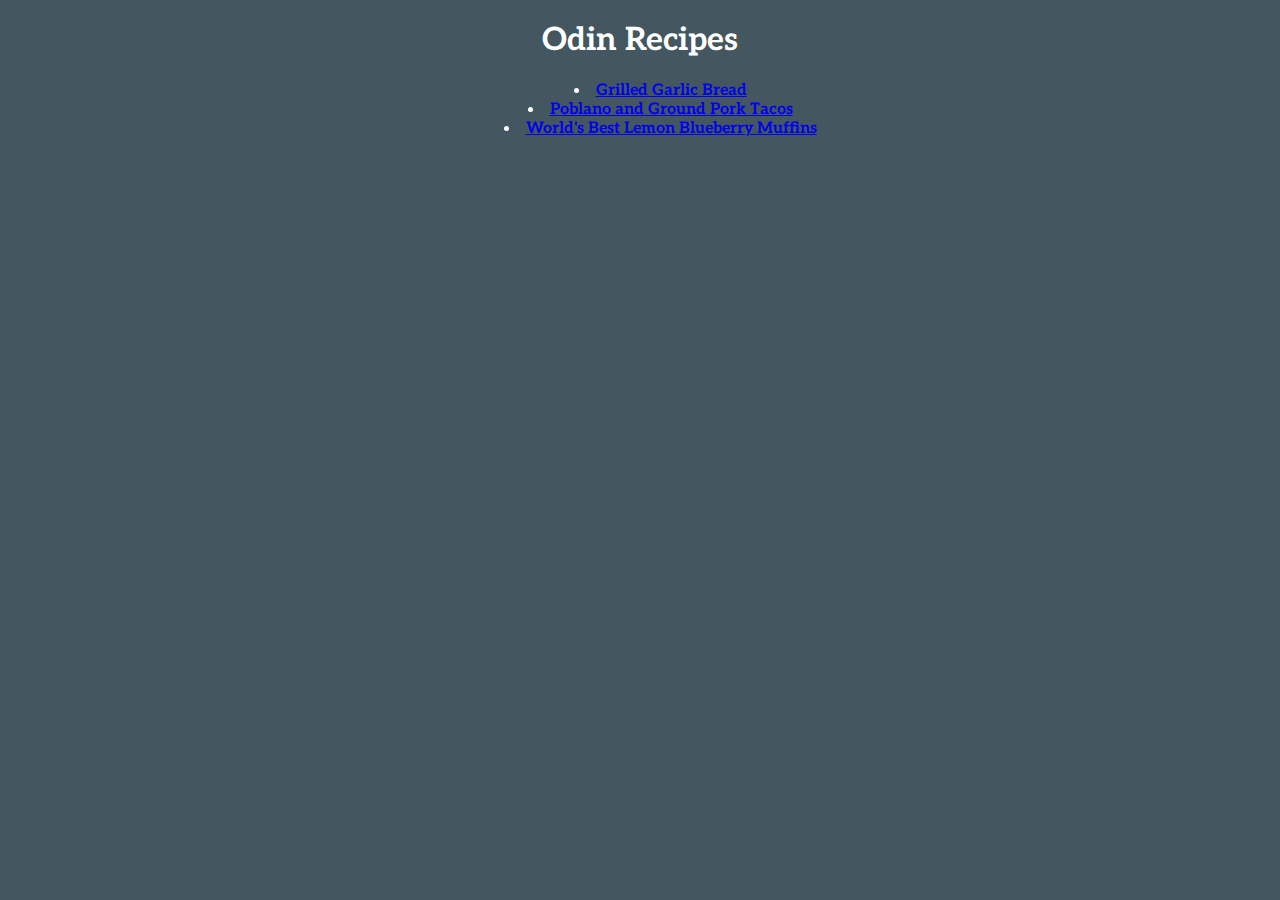
<file: index.html>
<!DOCTYPE html>
<html lang="en">
  <head>
    <link rel="preconnect" href="https://fonts.googleapis.com" />
    <link rel="preconnect" href="https://fonts.gstatic.com" crossorigin />
    <link
      href="https://fonts.googleapis.com/css2?family=Aleo:wght@300&display=swap"
      rel="stylesheet"
    />
    <link
      href="https://fonts.googleapis.com/css2?family=Plus+Jakarta+Sans:wght@200&display=swap"
      rel="stylesheet"
    />
    <meta charset="UTF-8" />
    <meta http-equiv="X-UA-Compatible" content="IE=edge" />
    <meta name="viewport" content="width=device-width, initial-scale=1.0" />
    <title>Odin recipes</title>
    <link rel="stylesheet" href="css\styles.css" />
  </head>
  <body>
    <h1 class="title">Odin Recipes</h1>
    <ul class="recipeList">
      <li><a href="recipes\garlicbread.html">Grilled Garlic Bread</a></li>
      <li>
        <a href="recipes\porktacos.html">Poblano and Ground Pork Tacos</a>
      </li>
      <li>
        <a href="recipes\blueberrymuffins.html"
          >World's Best Lemon Blueberry Muffins</a
        >
      </li>
    </ul>
  </body>
</html>
</file>
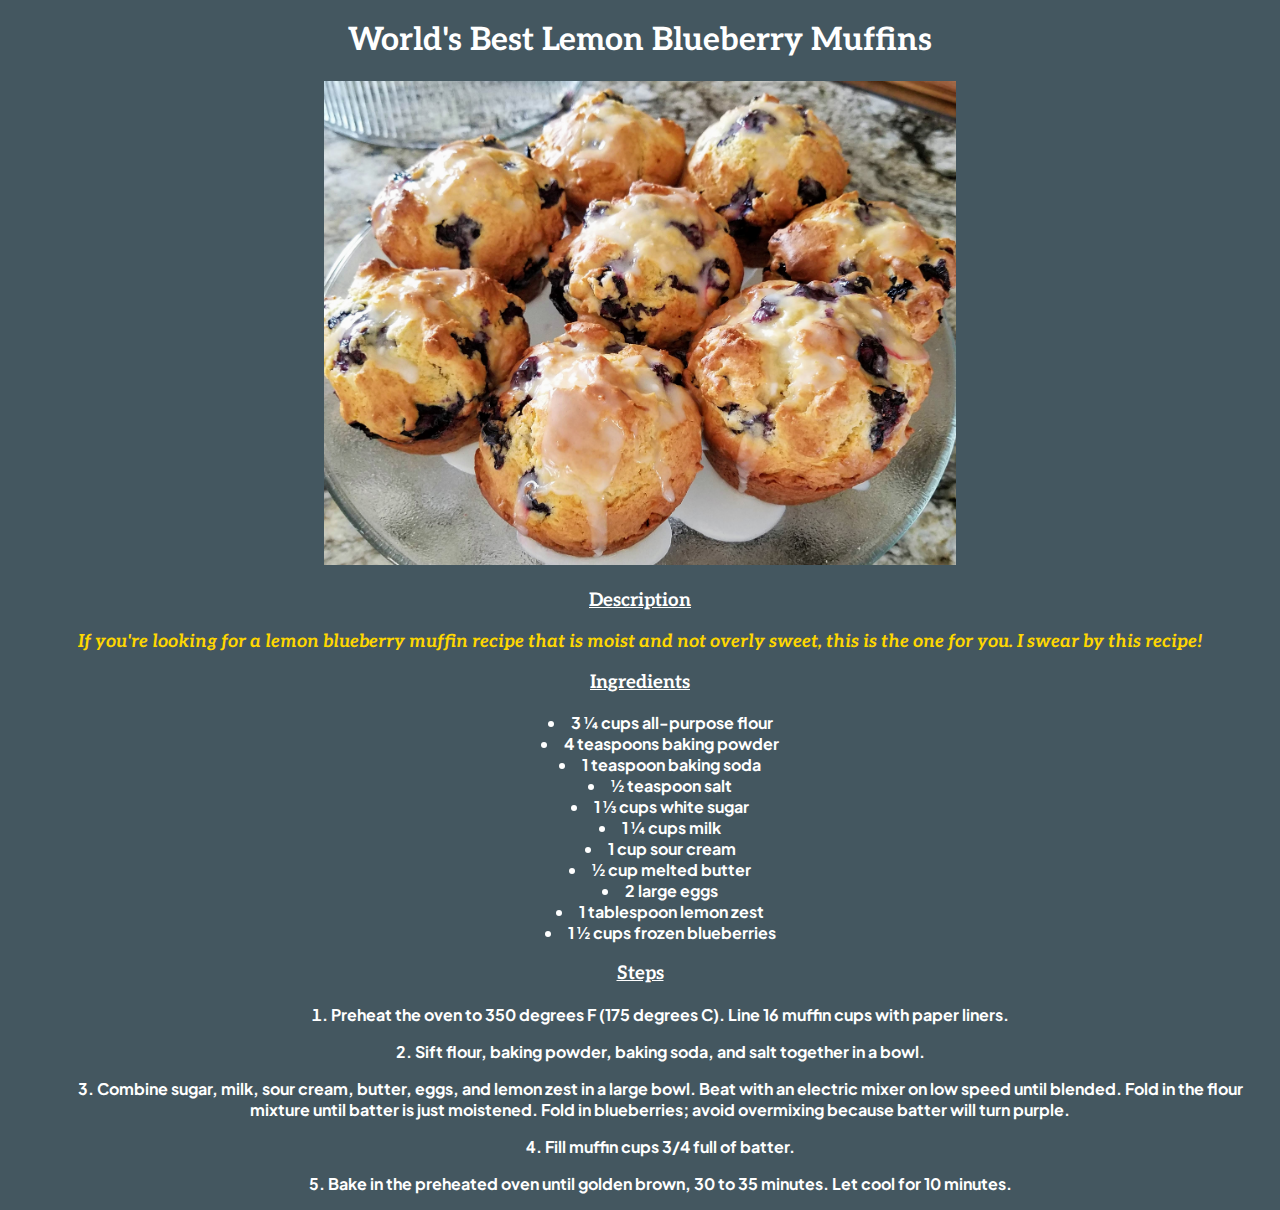
<file: recipes/blueberrymuffins.html>
<!DOCTYPE html>
<html lang="en">
  <head>
    <meta charset="UTF-8" />
    <link rel="preconnect" href="https://fonts.googleapis.com" />
    <link rel="preconnect" href="https://fonts.gstatic.com" crossorigin />
    <link
      href="https://fonts.googleapis.com/css2?family=Aleo:wght@300&display=swap"
      rel="stylesheet"
    />
    <link
      href="https://fonts.googleapis.com/css2?family=Plus+Jakarta+Sans:wght@200&display=swap"
      rel="stylesheet"
    />
    <meta http-equiv="X-UA-Compatible" content="IE=edge" />
    <meta name="viewport" content="width=device-width, initial-scale=1.0" />
    <title>World's Best Lemon Blueberry Muffins</title>
    <link rel="stylesheet" href="..\css\styles.css" />
  </head>
  <body>
    <h1 class="dish">World's Best Lemon Blueberry Muffins</h1>
    <img
      src="..\img\bmuffins.jpg"
      width="50%"
      height="50%"
      alt="A nicely done fruitfull blueberry muffins"
    />
    <h3 class="mainTitle">Description</h3>
    <p class="description">
      If you're looking for a lemon blueberry muffin recipe that is moist and
      not overly sweet, this is the one for you. I swear by this recipe!
    </p>
    <h3 class="mainTitle">Ingredients</h3>
    <ul class="ingredients">
      <li>3 ¼ cups all-purpose flour</li>
      <li>4 teaspoons baking powder</li>
      <li>1 teaspoon baking soda</li>
      <li>½ teaspoon salt</li>
      <li>1 ⅓ cups white sugar</li>
      <li>1 ¼ cups milk</li>
      <li>1 cup sour cream</li>
      <li>½ cup melted butter</li>
      <li>2 large eggs</li>
      <li>1 tablespoon lemon zest</li>
      <li>1 ½ cups frozen blueberries</li>
    </ul>
    <h3 class="mainTitle">Steps</h3>
    <ol class="steps">
      <li>
        Preheat the oven to 350 degrees F (175 degrees C). Line 16 muffin cups
        with paper liners.
      </li>
      <p></p>
      <li>
        Sift flour, baking powder, baking soda, and salt together in a bowl.
      </li>
      <p></p>
      <li>
        Combine sugar, milk, sour cream, butter, eggs, and lemon zest in a large
        bowl. Beat with an electric mixer on low speed until blended. Fold in
        the flour mixture until batter is just moistened. Fold in blueberries;
        avoid overmixing because batter will turn purple.
      </li>
      <p></p>
      <li>Fill muffin cups 3/4 full of batter.</li>
      <p></p>
      <li>
        Bake in the preheated oven until golden brown, 30 to 35 minutes. Let
        cool for 10 minutes.
      </li>
    </ol>
  </body>
</html>
</file>
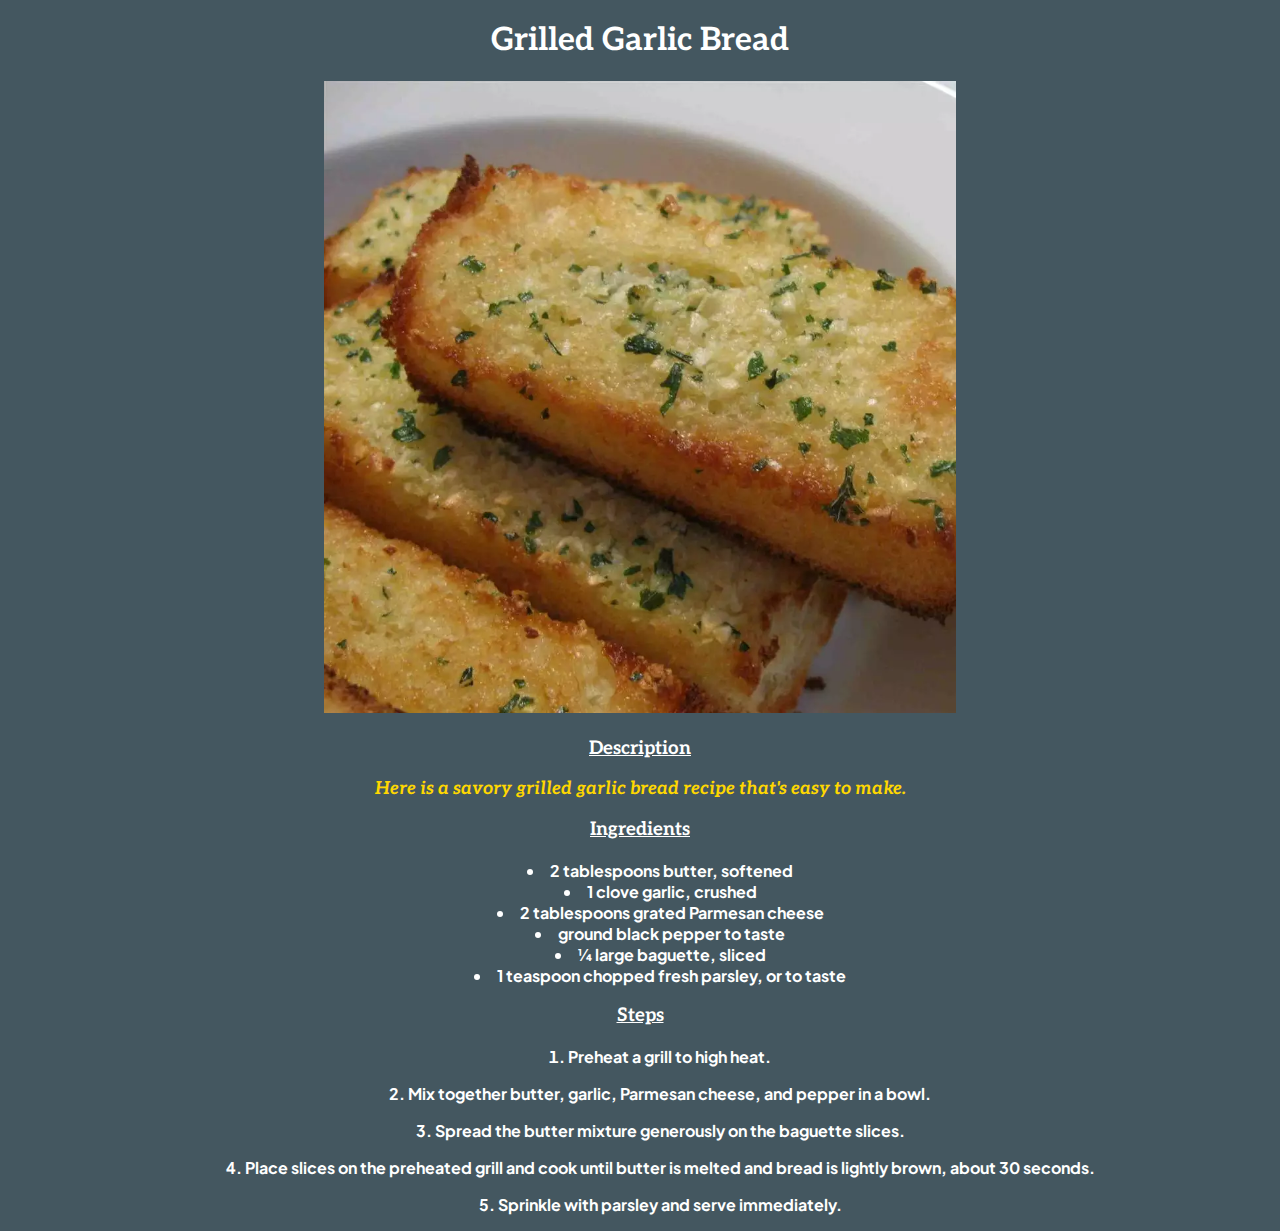
<file: recipes/garlicbread.html>
<!DOCTYPE html>
<html lang="en">
  <head>
    <meta charset="UTF-8" />
    <link rel="preconnect" href="https://fonts.googleapis.com" />
    <link rel="preconnect" href="https://fonts.gstatic.com" crossorigin />
    <link
      href="https://fonts.googleapis.com/css2?family=Aleo:wght@300&display=swap"
      rel="stylesheet"
    />
    <link
      href="https://fonts.googleapis.com/css2?family=Plus+Jakarta+Sans:wght@200&display=swap"
      rel="stylesheet"
    />
    <meta http-equiv="X-UA-Compatible" content="IE=edge" />
    <meta name="viewport" content="width=device-width, initial-scale=1.0" />
    <title>Grilled Garlic Bread</title>
    <link rel="stylesheet" href="..\css\styles.css" />
  </head>
  <body>
    <h1 class="dish">Grilled Garlic Bread</h1>
    <img
      src="..\img\garlicbread.webp"
      width="50%"
      height="50%"
      alt="A tasty garlic bread"
    />
    <h3 class="mainTitle">Description</h3>
    <p class="description">
      Here is a savory grilled garlic bread recipe that's easy to make.
    </p>
    <h3 class="mainTitle">Ingredients</h3>
    <ul class="ingredients">
      <li>2 tablespoons butter, softened</li>
      <li>1 clove garlic, crushed</li>
      <li>2 tablespoons grated Parmesan cheese</li>
      <li>ground black pepper to taste</li>
      <li>¼ large baguette, sliced</li>
      <li>1 teaspoon chopped fresh parsley, or to taste</li>
    </ul>

    <h3 class="mainTitle">Steps</h3>
    <ol class="steps">
      <li>Preheat a grill to high heat.</li>
      <p></p>
      <li>
        Mix together butter, garlic, Parmesan cheese, and pepper in a bowl.
      </li>
      <p></p>
      <li>Spread the butter mixture generously on the baguette slices.</li>
      <p></p>
      <li>
        Place slices on the preheated grill and cook until butter is melted and
        bread is lightly brown, about 30 seconds.
      </li>
      <p></p>
      <li>Sprinkle with parsley and serve immediately.</li>
    </ol>
  </body>
</html>
</file>
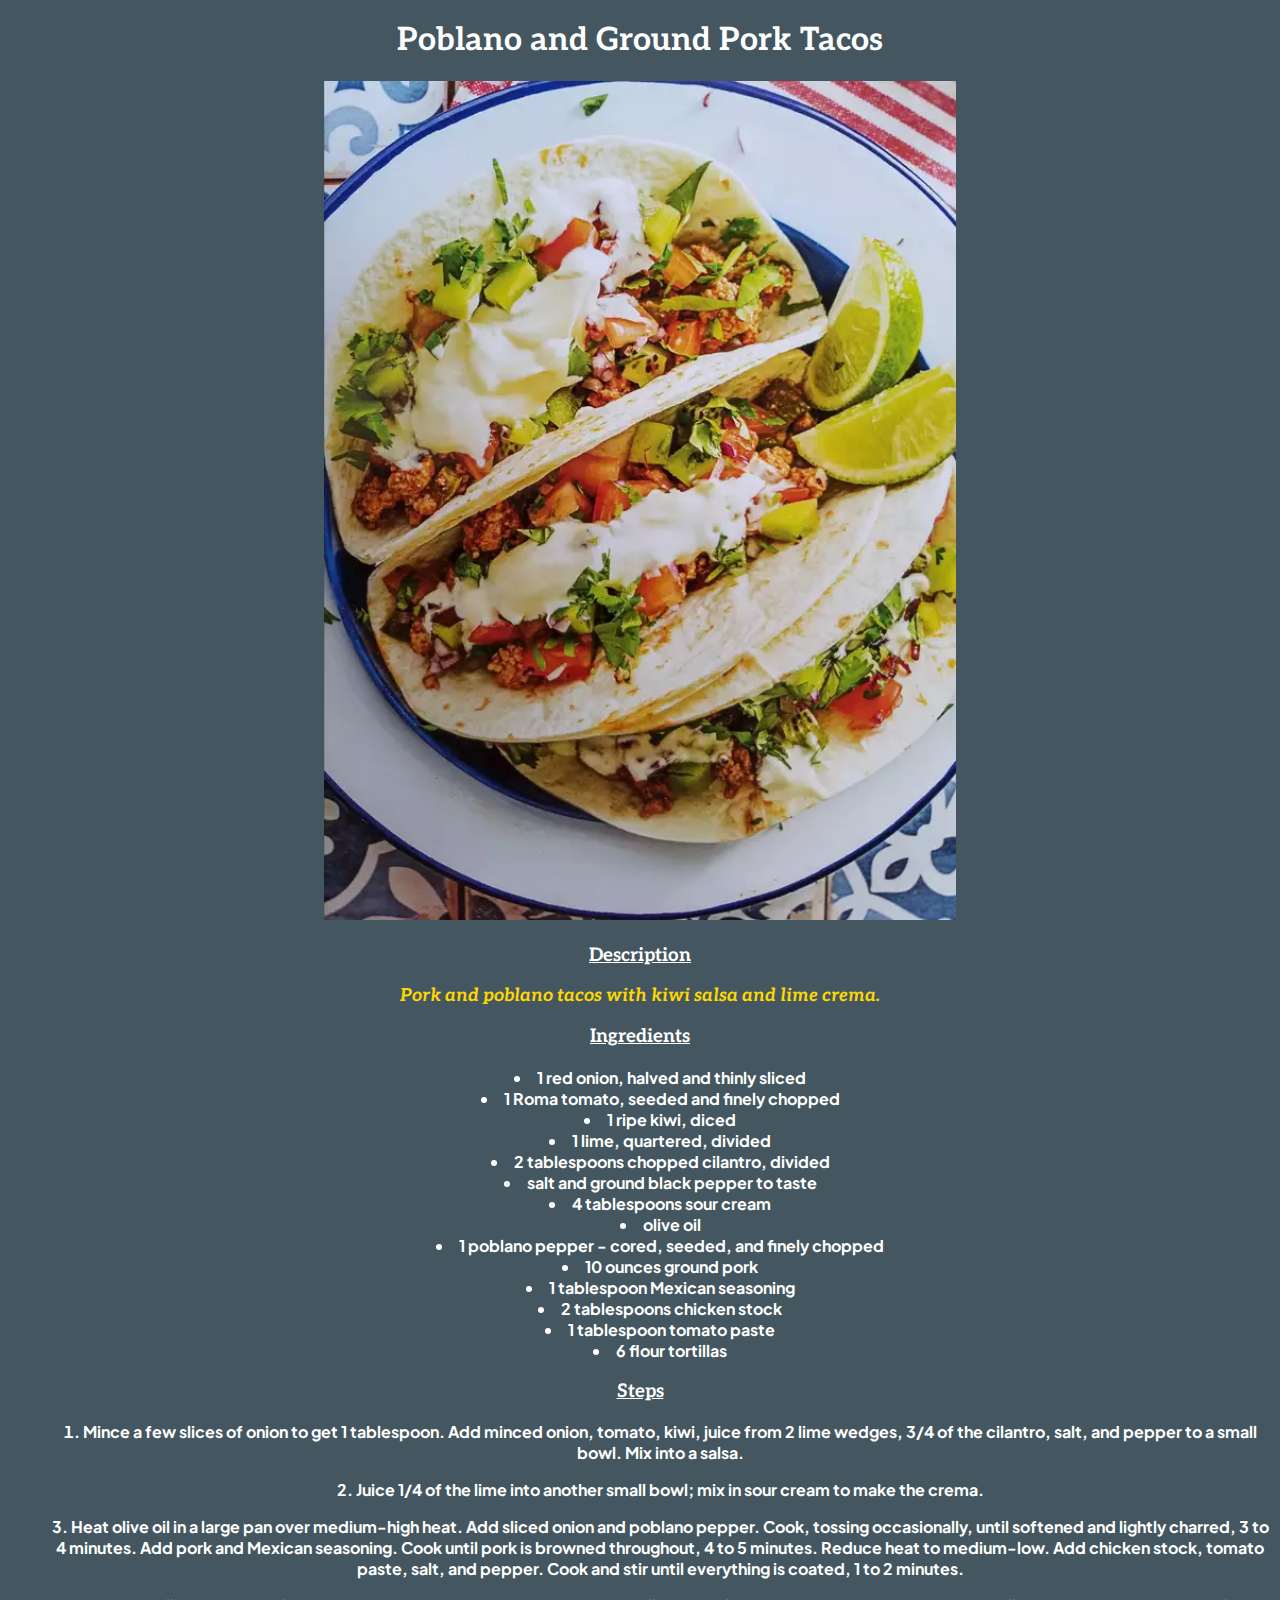
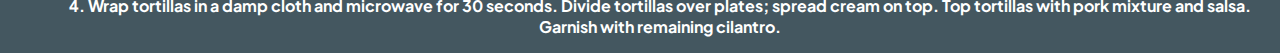
<file: recipes/porktacos.html>
<!DOCTYPE html>
<html lang="en">
  <head>
    <meta charset="UTF-8" />
    <link rel="preconnect" href="https://fonts.googleapis.com" />
    <link rel="preconnect" href="https://fonts.gstatic.com" crossorigin />
    <link
      href="https://fonts.googleapis.com/css2?family=Aleo:wght@300&display=swap"
      rel="stylesheet"
    />
    <link
      href="https://fonts.googleapis.com/css2?family=Plus+Jakarta+Sans:wght@200&display=swap"
      rel="stylesheet"
    />
    <meta http-equiv="X-UA-Compatible" content="IE=edge" />
    <meta name="viewport" content="width=device-width, initial-scale=1.0" />
    <title>Poblano and Ground Pork Tacos</title>
    <link rel="stylesheet" href="..\css\styles.css" />
  </head>
  <body>
    <h1 class="dish">Poblano and Ground Pork Tacos</h1>
    <img
      src="..\img\porktacos.webp"
      width="50%"
      height="50%"
      alt="Yummy and fresh pork tacos"
    />
    <h3 class="mainTitle">Description</h3>
    <p class="description">
      Pork and poblano tacos with kiwi salsa and lime crema.
    </p>
    <h3 class="mainTitle">Ingredients</h3>
    <ul class="ingredients">
      <li>1 red onion, halved and thinly sliced</li>
      <li>1 Roma tomato, seeded and finely chopped</li>
      <li>1 ripe kiwi, diced</li>
      <li>1 lime, quartered, divided</li>
      <li>2 tablespoons chopped cilantro, divided</li>
      <li>salt and ground black pepper to taste</li>
      <li>4 tablespoons sour cream</li>
      <li>olive oil</li>
      <li>1 poblano pepper - cored, seeded, and finely chopped</li>
      <li>10 ounces ground pork</li>
      <li>1 tablespoon Mexican seasoning</li>
      <li>2 tablespoons chicken stock</li>
      <li>1 tablespoon tomato paste</li>
      <li>6 flour tortillas</li>
    </ul>
    <h3 class="mainTitle">Steps</h3>
    <ol class="steps">
      <li>
        Mince a few slices of onion to get 1 tablespoon. Add minced onion,
        tomato, kiwi, juice from 2 lime wedges, 3/4 of the cilantro, salt, and
        pepper to a small bowl. Mix into a salsa.
      </li>
      <p></p>
      <li>
        Juice 1/4 of the lime into another small bowl; mix in sour cream to make
        the crema.
      </li>
      <p></p>
      <li>
        Heat olive oil in a large pan over medium-high heat. Add sliced onion
        and poblano pepper. Cook, tossing occasionally, until softened and
        lightly charred, 3 to 4 minutes. Add pork and Mexican seasoning. Cook
        until pork is browned throughout, 4 to 5 minutes. Reduce heat to
        medium-low. Add chicken stock, tomato paste, salt, and pepper. Cook and
        stir until everything is coated, 1 to 2 minutes.
      </li>
      <p></p>
      <li>
        Wrap tortillas in a damp cloth and microwave for 30 seconds. Divide
        tortillas over plates; spread cream on top. Top tortillas with pork
        mixture and salsa. Garnish with remaining cilantro.
      </li>
    </ol>
  </body>
</html>
</file>
